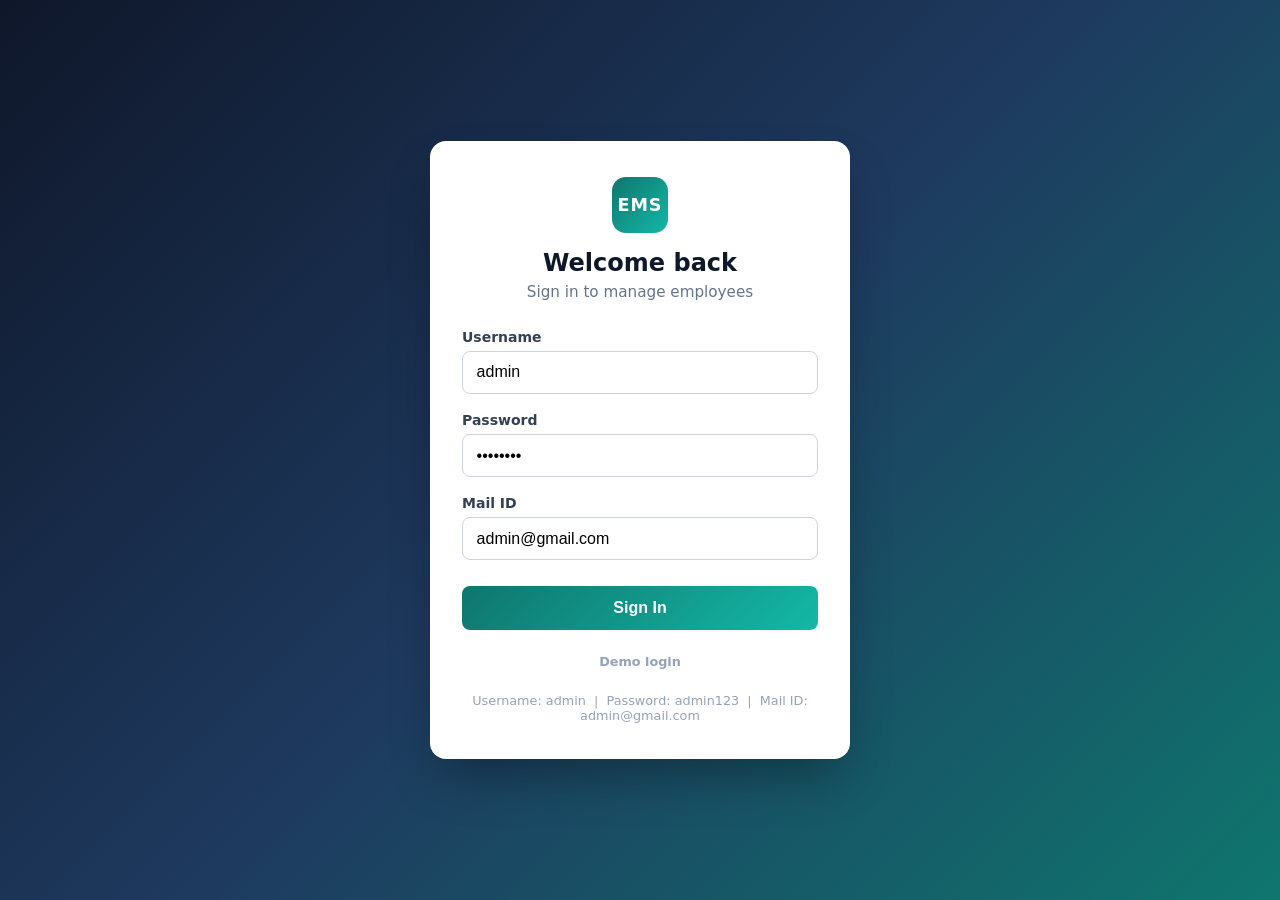
<file: src/main/webapp/index.html>
<!DOCTYPE html>
<html lang="en">
<head>
    <meta charset="UTF-8">
    <meta http-equiv="refresh" content="0;url=login.html">
    <title>Employee Management System</title>
</head>
<body>
    <p>Redirecting to login… <a href="login.html">Click here</a> if you are not redirected.</p>
</body>
</html>
</file>
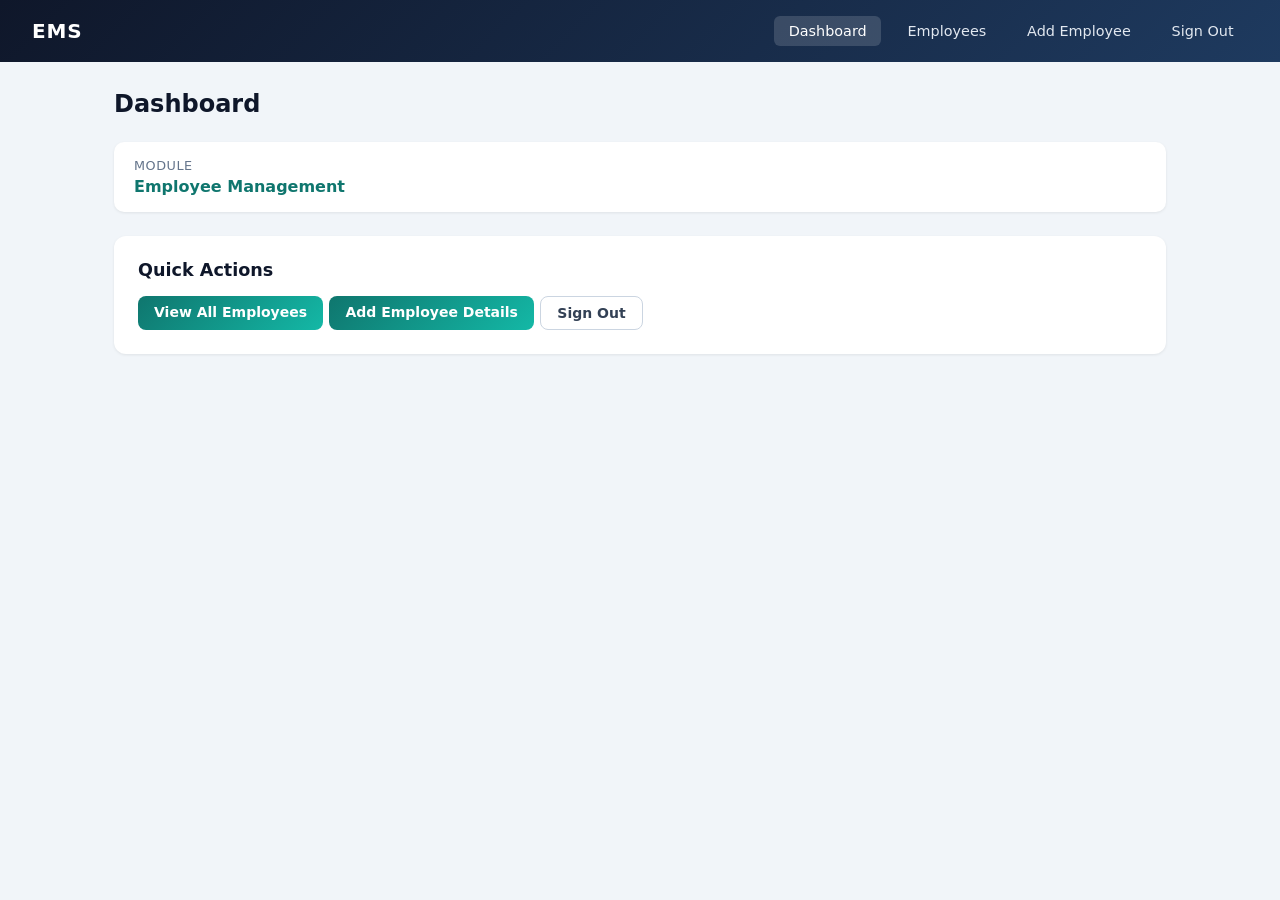
<file: src/main/webapp/dashboard.html>
<!DOCTYPE html>
<html lang="en">
<head>
    <meta charset="UTF-8">
    <meta name="viewport" content="width=device-width, initial-scale=1.0">
    <title>Dashboard | Employee Management System</title>
    <link rel="stylesheet" href="css/app.css">
</head>
<body>
    <nav class="navbar">
        <div class="navbar-brand">EMS</div>
        <div class="navbar-links">
            <a class="nav-link active" href="dashboard.html">Dashboard</a>
            <a class="nav-link" href="employees/">Employees</a>
            <a class="nav-link" href="employees/add">Add Employee</a>
            <a class="nav-link" href="logout">Sign Out</a>
        </div>
    </nav>

    <main class="container">
        <div class="page-header">
            <h1>Dashboard</h1>
        </div>

        <div class="stats">
            <div class="stat-box">
                <div class="label">Module</div>
                <div class="value" style="font-size:1rem;">Employee Management</div>
            </div>
        </div>

        <div class="card">
            <h2 style="font-size:1.1rem;margin-bottom:1rem;">Quick Actions</h2>
            <div class="actions">
                <a class="btn btn-primary" href="employees/">View All Employees</a>
                <a class="btn btn-primary" href="employees/add">Add Employee Details</a>
                <a class="btn btn-secondary" href="logout">Sign Out</a>
            </div>
        </div>

    </main>
</body>
</html>
</file>
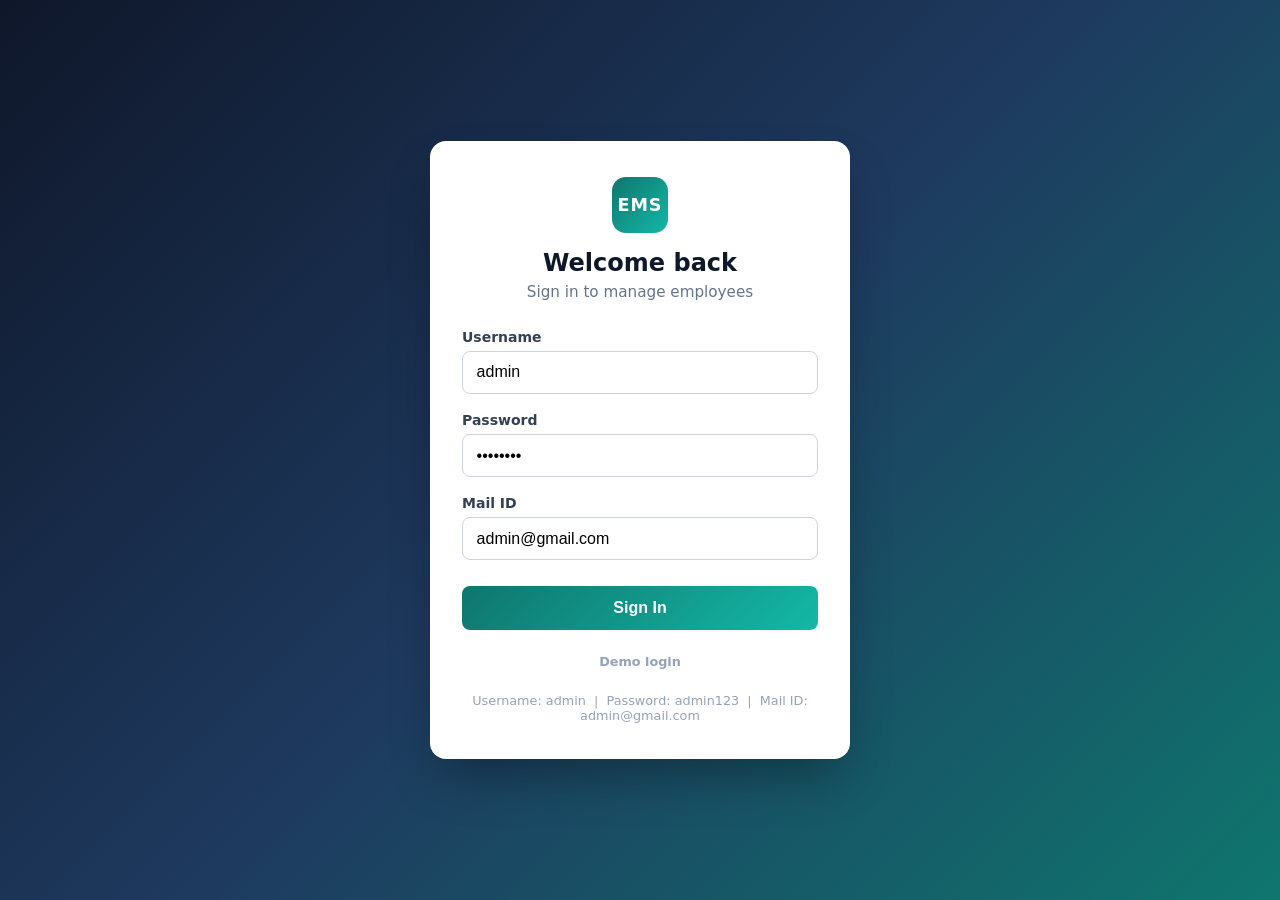
<file: src/main/webapp/login.html>
<!DOCTYPE html>
<html lang="en">
<head>
    <meta charset="UTF-8">
    <meta name="viewport" content="width=device-width, initial-scale=1.0">
    <title>Sign In | Employee Management System</title>
    <link rel="stylesheet" href="css/login.css">
</head>
<body>
    <div class="page">
        <div class="card">
            <div class="brand">
                <div class="logo">EMS</div>
                <h1>Welcome back</h1>
                <p class="subtitle">Sign in to manage employees</p>
            </div>

            <div id="errorBox" class="alert alert-error" role="alert" hidden>
                Invalid username, password, or mail ID. Use the demo credentials below.
            </div>

            <form class="login-form" action="login" method="post" novalidate>
                <div class="field">
                    <label for="username">Username</label>
                    <input
                        type="text"
                        id="username"
                        name="username"
                        placeholder="admin"
                        value="admin"
                        autocomplete="username"
                        required
                        minlength="3"
                        maxlength="50">
                </div>

                <div class="field">
                    <label for="password">Password</label>
                    <input
                        type="password"
                        id="password"
                        name="password"
                        placeholder="admin123"
                        value="admin123"
                        autocomplete="current-password"
                        required
                        minlength="4"
                        maxlength="100">
                </div>

                <div class="field">
                    <label for="email">Mail ID</label>
                    <input
                        type="email"
                        id="email"
                        name="email"
                        placeholder="admin@gmail.com"
                        value="admin@gmail.com"
                        autocomplete="email"
                        required>
                </div>

                <button type="submit" class="btn-primary">Sign In</button>
            </form>

            <p class="hint"><strong>Demo login</strong></p>
            <p class="hint">Username: admin &nbsp;|&nbsp; Password: admin123 &nbsp;|&nbsp; Mail ID: admin@gmail.com</p>
        </div>
    </div>

    <script>
        if (new URLSearchParams(window.location.search).get('error') === '1') {
            document.getElementById('errorBox').hidden = false;
        }
    </script>
</body>
</html>
</file>
<file: src/main/webapp/css/app.css>
*,
*::before,
*::after {
    box-sizing: border-box;
    margin: 0;
    padding: 0;
}

body {
    font-family: "Segoe UI", system-ui, -apple-system, sans-serif;
    background: #f1f5f9;
    color: #0f172a;
    min-height: 100vh;
}

.navbar {
    background: linear-gradient(135deg, #0f172a, #1e3a5f);
    color: #fff;
    padding: 1rem 2rem;
    display: flex;
    align-items: center;
    justify-content: space-between;
    flex-wrap: wrap;
    gap: 1rem;
}

.navbar-brand {
    font-weight: 700;
    font-size: 1.25rem;
    letter-spacing: 0.04em;
}

.navbar-user {
    font-size: 0.9rem;
    opacity: 0.9;
}

.navbar-links {
    display: flex;
    gap: 0.75rem;
    flex-wrap: wrap;
}

.nav-link {
    color: #e2e8f0;
    text-decoration: none;
    padding: 0.45rem 0.9rem;
    border-radius: 6px;
    font-size: 0.9rem;
    font-weight: 500;
}

.nav-link:hover,
.nav-link.active {
    background: rgba(255, 255, 255, 0.15);
    color: #fff;
}

.container {
    max-width: 1100px;
    margin: 0 auto;
    padding: 1.75rem 1.5rem 3rem;
}

.page-header {
    display: flex;
    align-items: center;
    justify-content: space-between;
    flex-wrap: wrap;
    gap: 1rem;
    margin-bottom: 1.5rem;
}

.page-header h1 {
    font-size: 1.5rem;
}

.card {
    background: #fff;
    border-radius: 12px;
    padding: 1.5rem;
    box-shadow: 0 1px 3px rgba(0, 0, 0, 0.08);
    margin-bottom: 1.5rem;
}

.alert {
    padding: 0.75rem 1rem;
    border-radius: 8px;
    margin-bottom: 1rem;
    font-size: 0.9rem;
}

.alert-success {
    background: #ecfdf5;
    color: #047857;
    border: 1px solid #a7f3d0;
}

.alert-error {
    background: #fef2f2;
    color: #b91c1c;
    border: 1px solid #fecaca;
}

.stats {
    display: grid;
    grid-template-columns: repeat(auto-fit, minmax(180px, 1fr));
    gap: 1rem;
    margin-bottom: 1.5rem;
}

.stat-box {
    background: #fff;
    border-radius: 10px;
    padding: 1rem 1.25rem;
    box-shadow: 0 1px 3px rgba(0, 0, 0, 0.08);
}

.stat-box .label {
    font-size: 0.8rem;
    color: #64748b;
    text-transform: uppercase;
    letter-spacing: 0.04em;
}

.stat-box .value {
    font-size: 1.4rem;
    font-weight: 700;
    color: #0f766e;
    margin-top: 0.25rem;
}

table {
    width: 100%;
    border-collapse: collapse;
    font-size: 0.9rem;
}

th, td {
    padding: 0.75rem 0.85rem;
    text-align: left;
    border-bottom: 1px solid #e2e8f0;
}

th {
    background: #f8fafc;
    font-weight: 600;
    color: #475569;
    font-size: 0.8rem;
    text-transform: uppercase;
    letter-spacing: 0.03em;
}

tr:hover td {
    background: #f8fafc;
}

.actions {
    display: flex;
    gap: 0.4rem;
    flex-wrap: wrap;
}

.btn {
    display: inline-block;
    padding: 0.5rem 1rem;
    border-radius: 8px;
    font-size: 0.875rem;
    font-weight: 600;
    text-decoration: none;
    border: none;
    cursor: pointer;
    transition: background 0.15s;
}

.btn-primary {
    background: linear-gradient(135deg, #0f766e, #14b8a6);
    color: #fff;
}

.btn-primary:hover {
    opacity: 0.92;
}

.btn-secondary {
    background: #fff;
    color: #334155;
    border: 1px solid #cbd5e1;
}

.btn-secondary:hover {
    background: #f8fafc;
}

.btn-danger {
    background: #fef2f2;
    color: #b91c1c;
    border: 1px solid #fecaca;
}

.btn-danger:hover {
    background: #fee2e2;
}

.btn-sm {
    padding: 0.35rem 0.65rem;
    font-size: 0.8rem;
}

.form-grid {
    display: grid;
    grid-template-columns: repeat(auto-fit, minmax(240px, 1fr));
    gap: 1rem;
}

.field label {
    display: block;
    font-size: 0.875rem;
    font-weight: 600;
    color: #334155;
    margin-bottom: 0.35rem;
}

.field input,
.field select {
    width: 100%;
    padding: 0.65rem 0.75rem;
    border: 1px solid #cbd5e1;
    border-radius: 8px;
    font-size: 1rem;
}

.field input:focus {
    outline: none;
    border-color: #0f766e;
    box-shadow: 0 0 0 3px rgba(15, 118, 110, 0.2);
}

.form-actions {
    margin-top: 1.5rem;
    display: flex;
    gap: 0.75rem;
    flex-wrap: wrap;
}

.detail-grid {
    display: grid;
    grid-template-columns: repeat(auto-fit, minmax(220px, 1fr));
    gap: 1.25rem;
}

.detail-item .label {
    font-size: 0.8rem;
    color: #64748b;
    text-transform: uppercase;
    letter-spacing: 0.03em;
}

.detail-item .value {
    font-size: 1.05rem;
    font-weight: 600;
    margin-top: 0.2rem;
}

.salary-grid {
    display: grid;
    grid-template-columns: repeat(auto-fit, minmax(200px, 1fr));
    gap: 1rem;
}

.salary-box {
    background: #f8fafc;
    border-radius: 10px;
    padding: 1rem;
    border: 1px solid #e2e8f0;
}

.salary-box.highlight {
    background: #ecfdf5;
    border-color: #a7f3d0;
}

.salary-box .label {
    font-size: 0.8rem;
    color: #64748b;
}

.salary-box .amount {
    font-size: 1.25rem;
    font-weight: 700;
    color: #0f766e;
    margin-top: 0.35rem;
}

.empty-state {
    text-align: center;
    padding: 2rem;
    color: #64748b;
}

.inline-form {
    display: inline;
}
</file>
<file: src/main/webapp/css/login.css>
*,
*::before,
*::after {
    box-sizing: border-box;
    margin: 0;
    padding: 0;
}

body {
    font-family: "Segoe UI", system-ui, -apple-system, sans-serif;
    min-height: 100vh;
    background: linear-gradient(135deg, #0f172a 0%, #1e3a5f 50%, #0f766e 100%);
    color: #0f172a;
}

.page {
    min-height: 100vh;
    display: flex;
    align-items: center;
    justify-content: center;
    padding: 1.5rem;
}

.card {
    width: 100%;
    max-width: 420px;
    background: #ffffff;
    border-radius: 16px;
    padding: 2.25rem 2rem;
    box-shadow: 0 25px 50px -12px rgba(0, 0, 0, 0.35);
}

.brand {
    text-align: center;
    margin-bottom: 1.75rem;
}

.logo {
    display: inline-flex;
    align-items: center;
    justify-content: center;
    width: 56px;
    height: 56px;
    border-radius: 14px;
    background: linear-gradient(135deg, #0f766e, #14b8a6);
    color: #fff;
    font-weight: 700;
    font-size: 1.1rem;
    letter-spacing: 0.05em;
    margin-bottom: 1rem;
}

.brand h1 {
    font-size: 1.5rem;
    font-weight: 700;
    color: #0f172a;
}

.subtitle {
    margin-top: 0.35rem;
    font-size: 0.95rem;
    color: #64748b;
}

.alert {
    padding: 0.75rem 1rem;
    border-radius: 8px;
    font-size: 0.875rem;
    margin-bottom: 1.25rem;
}

.alert-error {
    background: #fef2f2;
    color: #b91c1c;
    border: 1px solid #fecaca;
}

.login-form {
    display: flex;
    flex-direction: column;
    gap: 1.15rem;
}

.field label {
    display: block;
    font-size: 0.875rem;
    font-weight: 600;
    color: #334155;
    margin-bottom: 0.4rem;
}

.field input {
    width: 100%;
    padding: 0.7rem 0.85rem;
    border: 1px solid #cbd5e1;
    border-radius: 8px;
    font-size: 1rem;
    transition: border-color 0.15s, box-shadow 0.15s;
}

.field input:focus {
    outline: none;
    border-color: #0f766e;
    box-shadow: 0 0 0 3px rgba(15, 118, 110, 0.2);
}

.btn-primary {
    margin-top: 0.5rem;
    width: 100%;
    padding: 0.8rem 1rem;
    border: none;
    border-radius: 8px;
    background: linear-gradient(135deg, #0f766e, #14b8a6);
    color: #fff;
    font-size: 1rem;
    font-weight: 600;
    cursor: pointer;
    transition: transform 0.1s, box-shadow 0.15s;
}

.btn-primary:hover {
    transform: translateY(-1px);
    box-shadow: 0 8px 20px rgba(15, 118, 110, 0.35);
}

.btn-primary:active {
    transform: translateY(0);
}

.hint {
    margin-top: 1.5rem;
    text-align: center;
    font-size: 0.8rem;
    color: #94a3b8;
}
</file>
